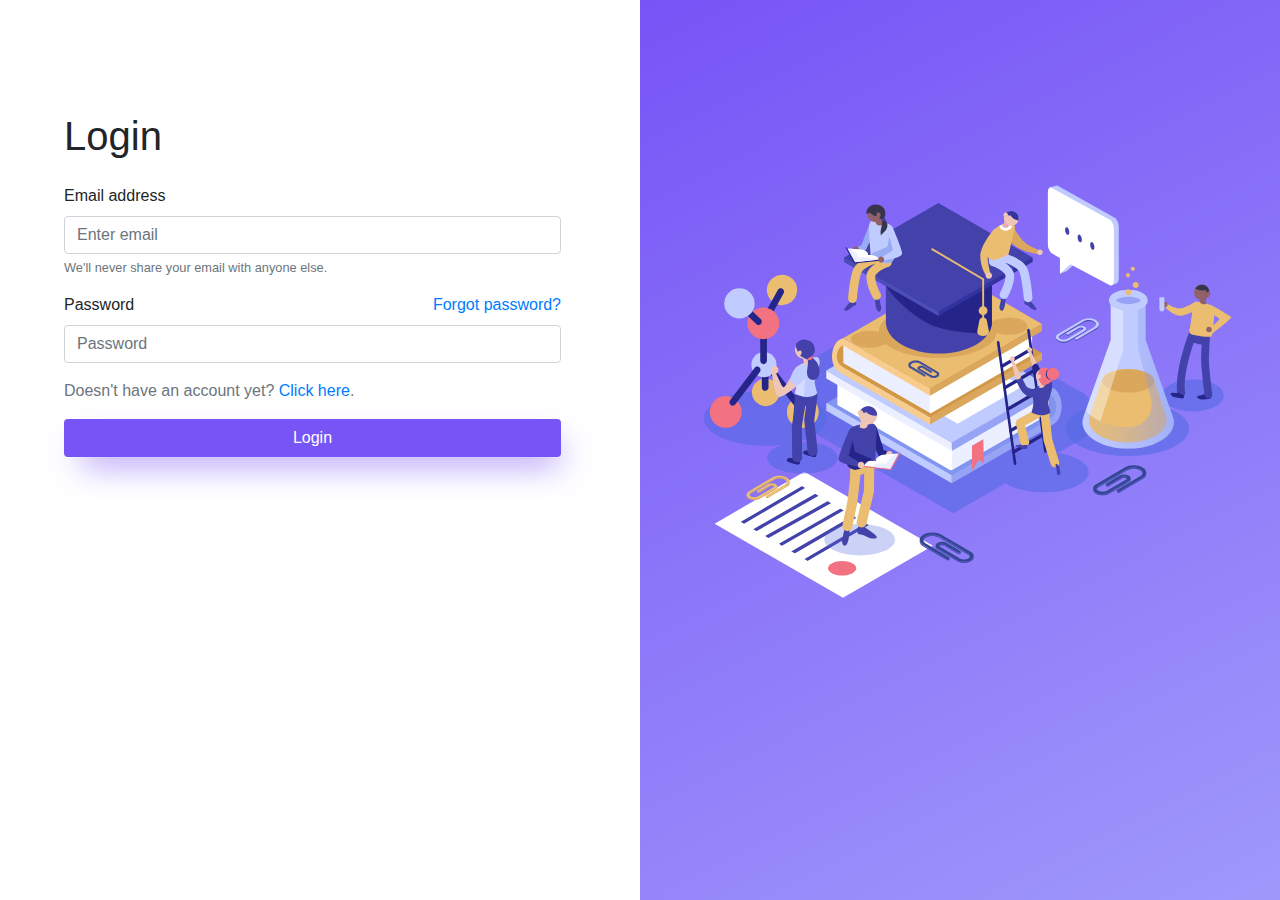
<file: index.html>
<!DOCTYPE html>
<html lang="en">
<head>
    <meta charset="UTF-8">
    <meta name="viewport" content="width=device-width, initial-scale=1.0">
    <meta http-equiv="X-UA-Compatible" content="ie=edge">
    <title>Document</title>
    <link rel="stylesheet" href="vendors/css/bootstrap.min.css">
    <link rel="stylesheet" href="style/app.css">
</head>
<body>
    
    <div class="row">
        <div class="col-6 mx-auto pt-5">

            <div class="log-container mx-5 mt-5 p-3">
                <h1 class="mb-4">Login</h1>

                <form>
                    <div class="form-group">
                        <label for="exampleInputEmail1">Email address</label>
                        <input type="email" class="form-control" id="exampleInputEmail1" aria-describedby="emailHelp" placeholder="Enter email">
                        <small id="emailHelp" class="form-text text-muted">We'll never share your email with anyone else.</small>
                    </div>
                    <div class="form-group">
                        <label for="exampleInputPassword1">Password</label>
                        <span class="text-primary" style="float: right;" >Forgot password?</span>
                        <input type="password" class="form-control" placeholder="Password">
                    </div>
                    <p class="text-muted">
                        Doesn't have an account yet? <a id="login" class="text-primary">Click here</a>.
                    </p>
                    <button type="submit" class="form-control btn-violet">Login</button>
                </form>

            </div>
            
            <div class="reg-container mx-5 mt-5 p-3  d-none">
                    <h1 class="mb-4">Register</h1>
                    <form id="register-form">
                        <div class="form-group">
                            <input type="text" id="fullname" placeholder="Full Name" class="form-control" placeholder="Full name" required>
                        </div>

                        <div class="form-group">
                            <input type="email" id="email" class="form-control" placeholder="Email" required>
                        </div>
               
                        <div class="form-group">
                            <label for="Birthday">Birthday</label>
                            <br>
                            <input type="text" id="date" data-format="YYYY-MM-DD" value="1998-10-17"  data-template="MMM DD YYYY" name="date" required>
                            
                        </div>

                        <div class="form-group">
                            <label for="Gender">Gender</label>
                            <br>

                            <div id="gender" class="form-check form-check-inline">
                                <input class="form-check-input" type="radio" name="gender" value="female" required>
                                <label class="form-check-label mr-3" for="female" >Female</label>
                                
                                <input class="form-check-input" type="radio" name="gender" value="male">
                                <label class="form-check-label" for="male">Male</label>
                            </div>

                        </div>
      
                        <div class="form-group">
                            <input type="password" id="password"  minlength="8" class="form-control" placeholder="Password" required>
                        </div>
                        <p class="text-muted">
                            Aleady have an account <a id="reg" class="text-primary">Click here</a>.
                        </p>
                        <button type="submit" class="form-control btn-violet">Register</button>
                     
                    </form>
            </div>
          
        </div>
        <div class="col-md-6 bg-violet vh-100">
            <img class= "img-fluid mt-5" src="vendors/assets/university.svg" alt="Isometric University">
        </div>  

    </div>

    <script src="vendors/js/jquery.min.js"></script>
    <script src="vendors/js/combodate.js"></script>
    <script src="vendors/js/moment.js"></script>
    <script src="controller/app.js"></script>
    <script src="vendors/js/bootstrap.min.js"></script>
    <script src="vendors/js/popper.min.js"></script>
    
</body>
</html>
</file>
<file: style/app.css>
.bg-violet{
    background: rgb(138,31,214);
    background: linear-gradient(153deg, #7754F6, #A099FB);
}

.btn-violet{
    background: #7754F6 !important;
    color: white;
    border: none;
    -webkit-box-shadow: 8px 16px 33px -10px rgba(119,84,246,0.78);
    -moz-box-shadow: 8px 16px 33px -10px rgba(119,84,246,0.78);
    box-shadow: 8px 16px 33px -10px rgba(119,84,246,0.78);    
}
a:not([href]):not([tabindex]) {
    color: inherit;
    text-decoration: none;
    cursor: pointer;
}
</file>
